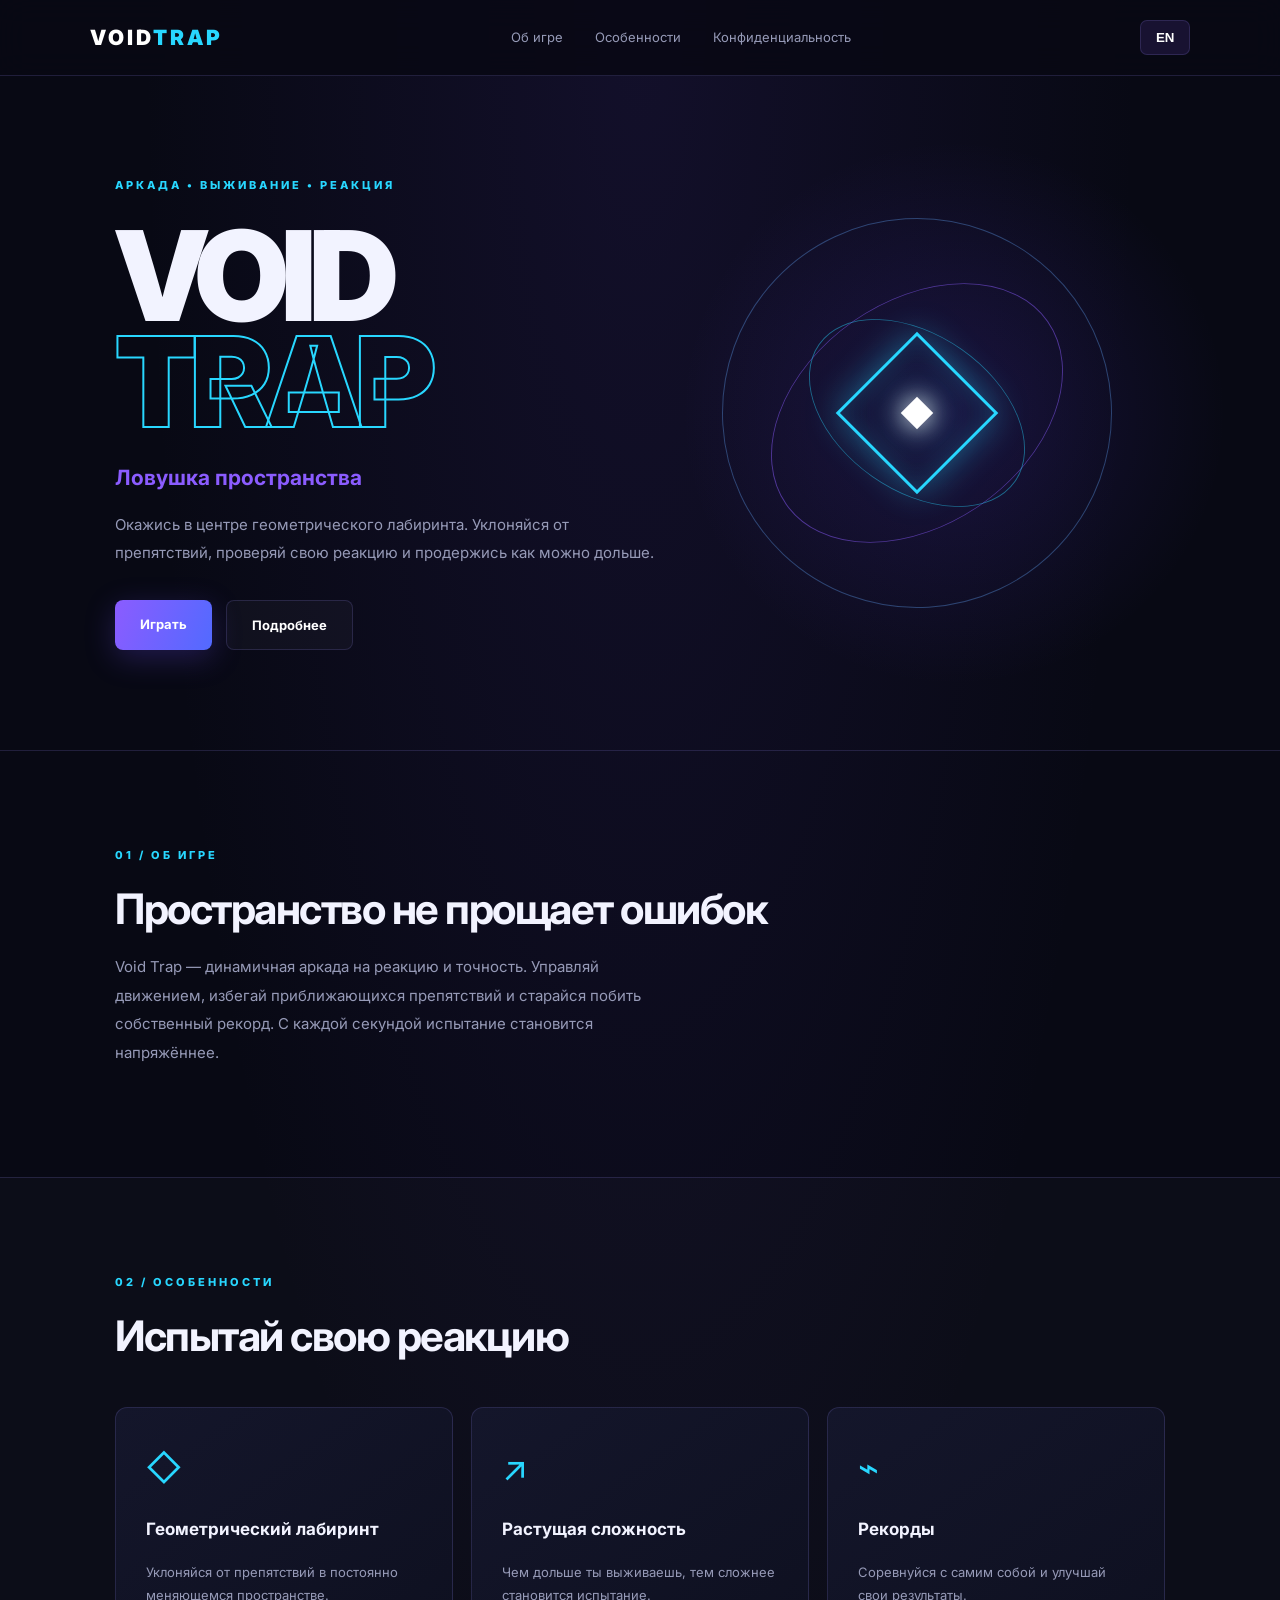
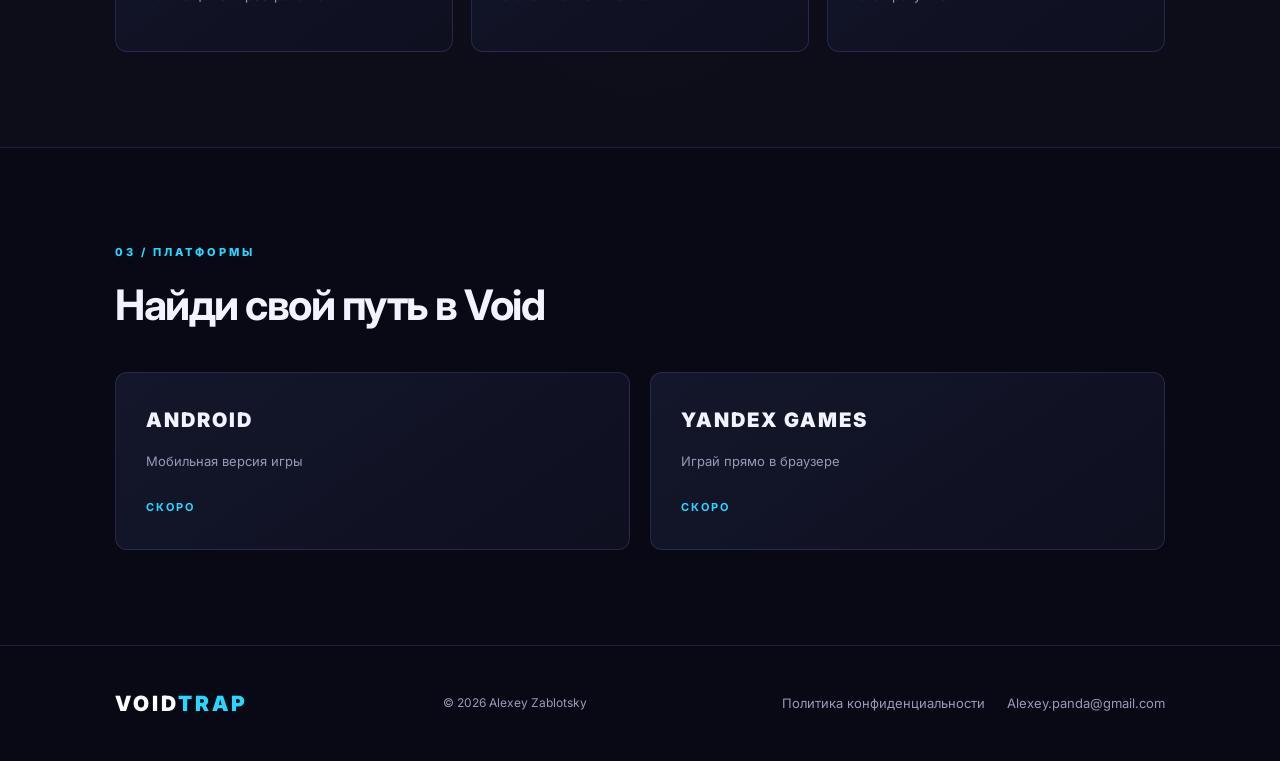
<file: index.html>
<!DOCTYPE html>
<html lang="ru">
<head>
  <meta charset="UTF-8">
  <meta name="viewport" content="width=device-width, initial-scale=1.0">
  <meta name="description" content="Void Trap — Ловушка пространства. Динамичная аркадная игра, где нужно выживать в постоянно меняющемся геометрическом лабиринте.">
  <meta name="theme-color" content="#080914">
  <title>Void Trap — Ловушка пространства</title>
  <link rel="stylesheet" href="style.css">
</head>
<body>
  <header class="header">
    <a class="logo" href="index.html">VOID<span>TRAP</span></a>
    <nav>
      <a href="#about" data-ru="Об игре" data-en="About">Об игре</a>
      <a href="#features" data-ru="Особенности" data-en="Features">Особенности</a>
      <a href="privacy.html" data-ru="Конфиденциальность" data-en="Privacy">Конфиденциальность</a>
    </nav>
    <button class="lang-button" id="languageButton">EN</button>
  </header>

  <main>
    <section class="hero">
      <div class="hero-glow"></div>
      <div class="hero-content">
        <div class="eyebrow" data-ru="АРКАДА • ВЫЖИВАНИЕ • РЕАКЦИЯ"
             data-en="ARCADE • SURVIVAL • REFLEX">АРКАДА • ВЫЖИВАНИЕ • РЕАКЦИЯ</div>
        <h1>VOID<br><span>TRAP</span></h1>
        <p class="subtitle"
           data-ru="Ловушка пространства"
           data-en="A trap beyond space">Ловушка пространства</p>
        <p class="hero-description"
           data-ru="Окажись в центре геометрического лабиринта. Уклоняйся от препятствий, проверяй свою реакцию и продержись как можно дольше."
           data-en="Enter the center of a geometric labyrinth. Dodge obstacles, test your reflexes and survive as long as you can.">
          Окажись в центре геометрического лабиринта. Уклоняйся от препятствий, проверяй свою реакцию и продержись как можно дольше.
        </p>
        <div class="hero-buttons">
          <a class="button button-primary" href="#platforms"
             data-ru="Играть" data-en="Play">Играть</a>
          <a class="button button-secondary" href="#about"
             data-ru="Подробнее" data-en="Learn more">Подробнее</a>
        </div>
      </div>
      <div class="hero-visual">
        <div class="orbit orbit-one"></div>
        <div class="orbit orbit-two"></div>
        <div class="orbit orbit-three"></div>
        <div class="core"></div>
        <div class="player-shape"></div>
      </div>
    </section>

    <section class="section" id="about">
      <div class="section-label" data-ru="01 / ОБ ИГРЕ" data-en="01 / ABOUT">01 / ОБ ИГРЕ</div>
      <h2 data-ru="Пространство не прощает ошибок"
          data-en="Space does not forgive mistakes">Пространство не прощает ошибок</h2>
      <p class="section-description"
         data-ru="Void Trap — динамичная аркада на реакцию и точность. Управляй движением, избегай приближающихся препятствий и старайся побить собственный рекорд. С каждой секундой испытание становится напряжённее."
         data-en="Void Trap is a fast-paced arcade game focused on reflexes and precision. Control your movement, avoid incoming obstacles and try to beat your high score. The challenge gets more intense with every second.">
        Void Trap — динамичная аркада на реакцию и точность. Управляй движением, избегай приближающихся препятствий и старайся побить собственный рекорд. С каждой секундой испытание становится напряжённее.
      </p>
    </section>

    <section class="section features-section" id="features">
      <div class="section-label" data-ru="02 / ОСОБЕННОСТИ" data-en="02 / FEATURES">02 / ОСОБЕННОСТИ</div>
      <h2 data-ru="Испытай свою реакцию" data-en="Test your reflexes">Испытай свою реакцию</h2>
      <div class="features-grid">
        <article class="feature-card">
          <div class="feature-icon">◇</div>
          <h3 data-ru="Геометрический лабиринт" data-en="Geometric labyrinth">Геометрический лабиринт</h3>
          <p data-ru="Уклоняйся от препятствий в постоянно меняющемся пространстве."
             data-en="Dodge obstacles in a constantly changing space.">Уклоняйся от препятствий в постоянно меняющемся пространстве.</p>
        </article>
        <article class="feature-card">
          <div class="feature-icon">↗</div>
          <h3 data-ru="Растущая сложность" data-en="Increasing difficulty">Растущая сложность</h3>
          <p data-ru="Чем дольше ты выживаешь, тем сложнее становится испытание."
             data-en="The longer you survive, the harder the challenge becomes.">Чем дольше ты выживаешь, тем сложнее становится испытание.</p>
        </article>
        <article class="feature-card">
          <div class="feature-icon">⌁</div>
          <h3 data-ru="Рекорды" data-en="High scores">Рекорды</h3>
          <p data-ru="Соревнуйся с самим собой и улучшай свои результаты."
             data-en="Compete against yourself and improve your results.">Соревнуйся с самим собой и улучшай свои результаты.</p>
        </article>
      </div>
    </section>

    <section class="platform-section" id="platforms">
      <div class="section-label" data-ru="03 / ПЛАТФОРМЫ" data-en="03 / PLATFORMS">03 / ПЛАТФОРМЫ</div>
      <h2 data-ru="Найди свой путь в Void" data-en="Find your way into the Void">Найди свой путь в Void</h2>
      <div class="platforms">
        <div class="platform-card">
          <div class="platform-name">ANDROID</div>
          <p data-ru="Мобильная версия игры" data-en="Mobile version">Мобильная версия игры</p>
          <span class="platform-status" data-ru="Скоро" data-en="Coming soon">Скоро</span>
        </div>
        <div class="platform-card">
          <div class="platform-name">YANDEX GAMES</div>
          <p data-ru="Играй прямо в браузере" data-en="Play directly in your browser">Играй прямо в браузере</p>
          <span class="platform-status" data-ru="Скоро" data-en="Coming soon">Скоро</span>
        </div>
      </div>
    </section>
  </main>

  <footer class="footer">
    <a class="logo" href="index.html">VOID<span>TRAP</span></a>
    <p>© 2026 Alexey Zablotsky</p>
    <div class="footer-links">
      <a href="privacy.html" data-ru="Политика конфиденциальности"
         data-en="Privacy Policy">Политика конфиденциальности</a>
      <a href="mailto:Alexey.panda@gmail.com">Alexey.panda@gmail.com</a>
    </div>
  </footer>

  <script>
    const languageButton = document.getElementById('languageButton');
    let currentLanguage = 'ru';

    languageButton.addEventListener('click', () => {
      currentLanguage = currentLanguage === 'ru' ? 'en' : 'ru';
      document.documentElement.lang = currentLanguage;

      document.querySelectorAll('[data-ru]').forEach(element => {
        element.textContent = element.dataset[currentLanguage];
      });

      languageButton.textContent = currentLanguage === 'ru' ? 'EN' : 'RU';
    });
  </script>
</body>
</html>
</file>
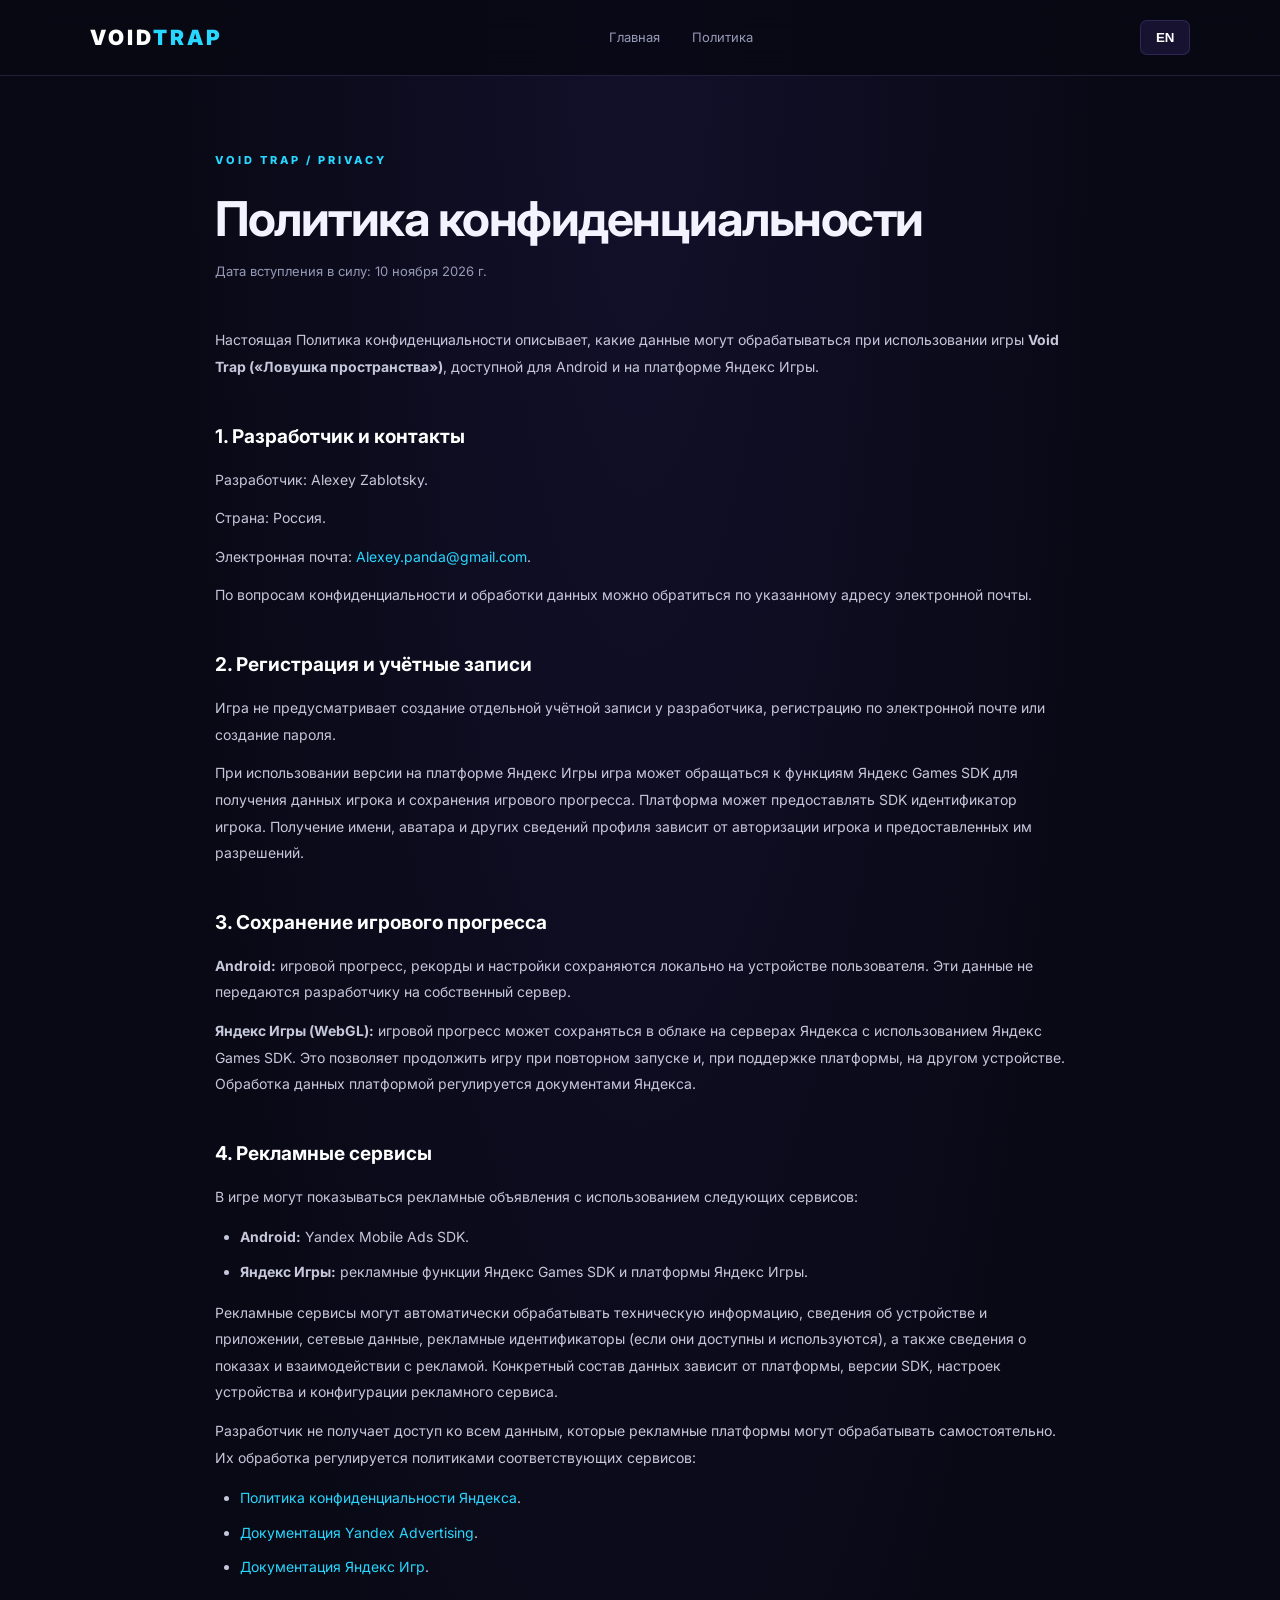
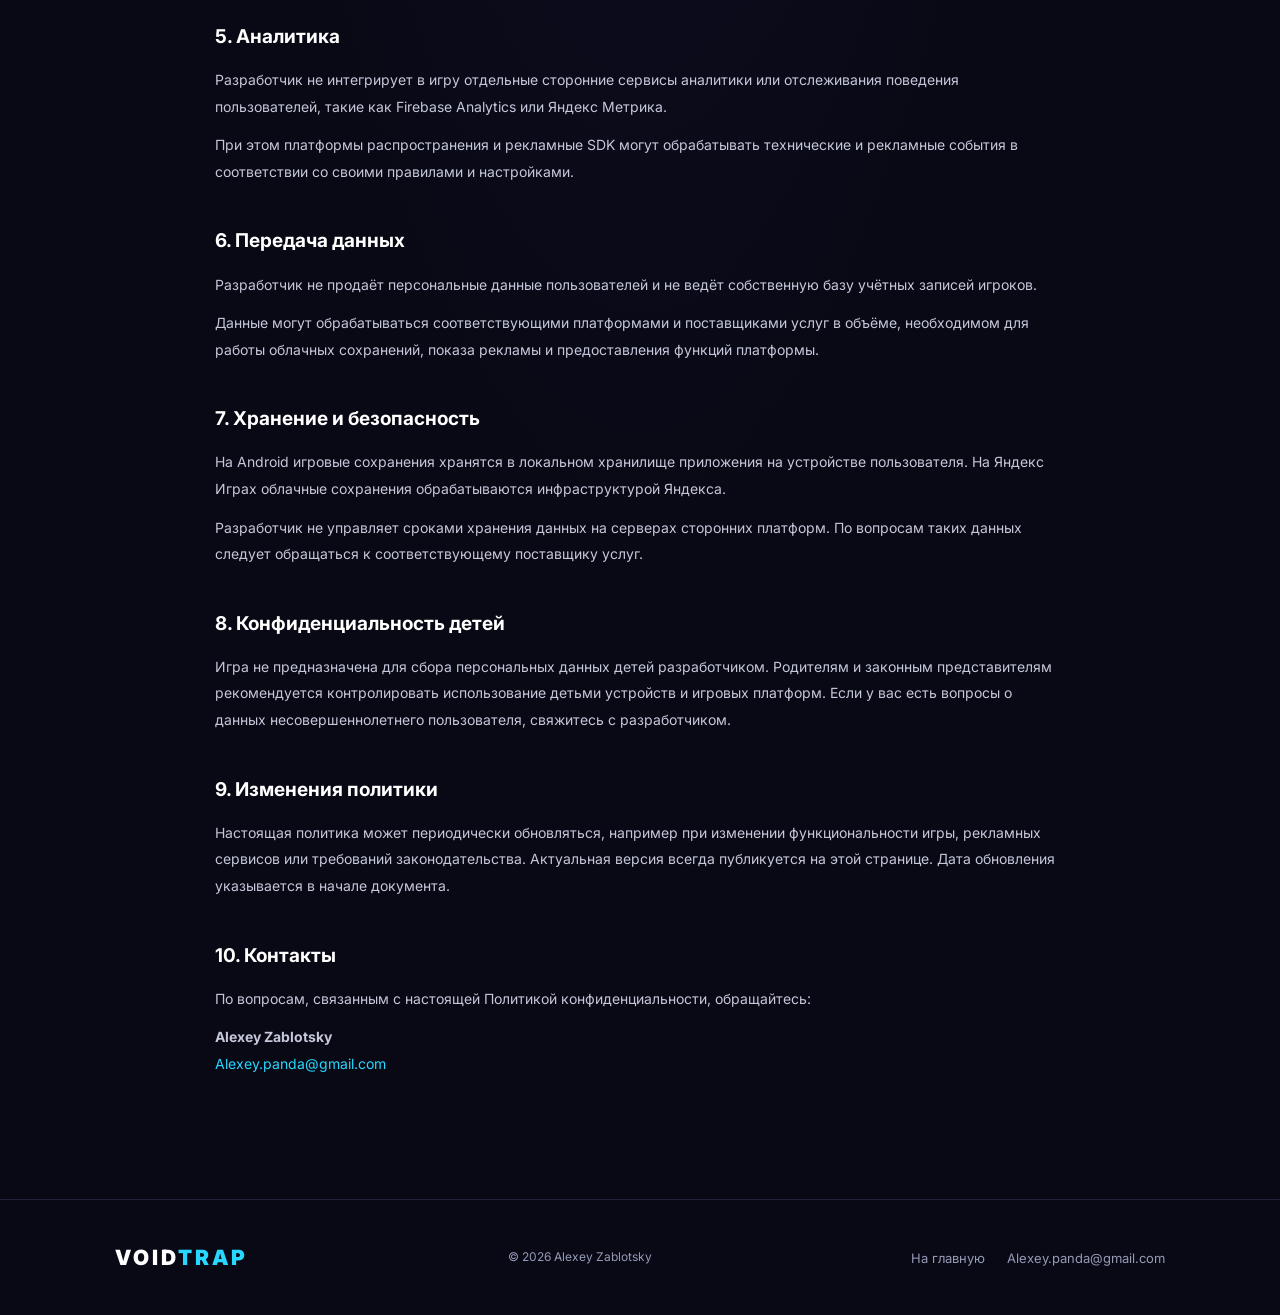
<file: privacy.html>
<!DOCTYPE html>
<html lang="ru">
<head>
  <meta charset="UTF-8">
  <meta name="viewport" content="width=device-width, initial-scale=1.0">
  <meta name="description" content="Политика конфиденциальности игры Void Trap — Ловушка пространства.">
  <meta name="theme-color" content="#080914">
  <title>Политика конфиденциальности — Void Trap</title>
  <link rel="stylesheet" href="style.css">
</head>
<body>
  <header class="header">
    <a class="logo" href="index.html">VOID<span>TRAP</span></a>
    <nav>
      <a href="index.html" data-ru="Главная" data-en="Home">Главная</a>
      <a href="#policy" data-ru="Политика" data-en="Privacy Policy">Политика</a>
    </nav>
    <button class="lang-button" id="languageButton">EN</button>
  </header>

  <main class="policy-page" id="policy">
    <div class="section-label">VOID TRAP / PRIVACY</div>
    <h1 data-ru="Политика конфиденциальности"
        data-en="Privacy Policy">Политика конфиденциальности</h1>
    <p class="updated" data-ru="Дата вступления в силу: 10 ноября 2026 г."
       data-en="Effective date: November 10, 2026">Дата вступления в силу: 10 ноября 2026 г.</p>

    <div class="policy-content" data-language="ru">
      <p>Настоящая Политика конфиденциальности описывает, какие данные могут обрабатываться при использовании игры <strong>Void Trap («Ловушка пространства»)</strong>, доступной для Android и на платформе Яндекс Игры.</p>

      <h2>1. Разработчик и контакты</h2>
      <p>Разработчик: Alexey Zablotsky.</p>
      <p>Страна: Россия.</p>
      <p>Электронная почта: <a href="mailto:Alexey.panda@gmail.com">Alexey.panda@gmail.com</a>.</p>
      <p>По вопросам конфиденциальности и обработки данных можно обратиться по указанному адресу электронной почты.</p>

      <h2>2. Регистрация и учётные записи</h2>
      <p>Игра не предусматривает создание отдельной учётной записи у разработчика, регистрацию по электронной почте или создание пароля.</p>
      <p>При использовании версии на платформе Яндекс Игры игра может обращаться к функциям Яндекс Games SDK для получения данных игрока и сохранения игрового прогресса. Платформа может предоставлять SDK идентификатор игрока. Получение имени, аватара и других сведений профиля зависит от авторизации игрока и предоставленных им разрешений.</p>

      <h2>3. Сохранение игрового прогресса</h2>
      <p><strong>Android:</strong> игровой прогресс, рекорды и настройки сохраняются локально на устройстве пользователя. Эти данные не передаются разработчику на собственный сервер.</p>
      <p><strong>Яндекс Игры (WebGL):</strong> игровой прогресс может сохраняться в облаке на серверах Яндекса с использованием Яндекс Games SDK. Это позволяет продолжить игру при повторном запуске и, при поддержке платформы, на другом устройстве. Обработка данных платформой регулируется документами Яндекса.</p>

      <h2>4. Рекламные сервисы</h2>
      <p>В игре могут показываться рекламные объявления с использованием следующих сервисов:</p>
      <ul>
        <li><strong>Android:</strong> Yandex Mobile Ads SDK.</li>
        <li><strong>Яндекс Игры:</strong> рекламные функции Яндекс Games SDK и платформы Яндекс Игры.</li>
      </ul>
      <p>Рекламные сервисы могут автоматически обрабатывать техническую информацию, сведения об устройстве и приложении, сетевые данные, рекламные идентификаторы (если они доступны и используются), а также сведения о показах и взаимодействии с рекламой. Конкретный состав данных зависит от платформы, версии SDK, настроек устройства и конфигурации рекламного сервиса.</p>
      <p>Разработчик не получает доступ ко всем данным, которые рекламные платформы могут обрабатывать самостоятельно. Их обработка регулируется политиками соответствующих сервисов:</p>
      <ul>
        <li><a href="https://yandex.com/legal/confidential/" target="_blank" rel="noopener noreferrer">Политика конфиденциальности Яндекса</a>.</li>
        <li><a href="https://ads.yandex.com/helpcenter/" target="_blank" rel="noopener noreferrer">Документация Yandex Advertising</a>.</li>
        <li><a href="https://yandex.ru/dev/games/doc/ru/" target="_blank" rel="noopener noreferrer">Документация Яндекс Игр</a>.</li>
      </ul>

      <h2>5. Аналитика</h2>
      <p>Разработчик не интегрирует в игру отдельные сторонние сервисы аналитики или отслеживания поведения пользователей, такие как Firebase Analytics или Яндекс Метрика.</p>
      <p>При этом платформы распространения и рекламные SDK могут обрабатывать технические и рекламные события в соответствии со своими правилами и настройками.</p>

      <h2>6. Передача данных</h2>
      <p>Разработчик не продаёт персональные данные пользователей и не ведёт собственную базу учётных записей игроков.</p>
      <p>Данные могут обрабатываться соответствующими платформами и поставщиками услуг в объёме, необходимом для работы облачных сохранений, показа рекламы и предоставления функций платформы.</p>

      <h2>7. Хранение и безопасность</h2>
      <p>На Android игровые сохранения хранятся в локальном хранилище приложения на устройстве пользователя. На Яндекс Играх облачные сохранения обрабатываются инфраструктурой Яндекса.</p>
      <p>Разработчик не управляет сроками хранения данных на серверах сторонних платформ. По вопросам таких данных следует обращаться к соответствующему поставщику услуг.</p>

      <h2>8. Конфиденциальность детей</h2>
      <p>Игра не предназначена для сбора персональных данных детей разработчиком. Родителям и законным представителям рекомендуется контролировать использование детьми устройств и игровых платформ. Если у вас есть вопросы о данных несовершеннолетнего пользователя, свяжитесь с разработчиком.</p>

      <h2>9. Изменения политики</h2>
      <p>Настоящая политика может периодически обновляться, например при изменении функциональности игры, рекламных сервисов или требований законодательства. Актуальная версия всегда публикуется на этой странице. Дата обновления указывается в начале документа.</p>

      <h2>10. Контакты</h2>
      <p>По вопросам, связанным с настоящей Политикой конфиденциальности, обращайтесь:</p>
      <p><strong>Alexey Zablotsky</strong><br>
      <a href="mailto:Alexey.panda@gmail.com">Alexey.panda@gmail.com</a></p>
    </div>

    <div class="policy-content" data-language="en" hidden>
      <p>This Privacy Policy explains what information may be processed when you use <strong>Void Trap</strong>, a game available for Android and on the Yandex Games platform.</p>

      <h2>1. Developer and contact information</h2>
      <p>Developer: Alexey Zablotsky.</p>
      <p>Country: Russia.</p>
      <p>Email: <a href="mailto:Alexey.panda@gmail.com">Alexey.panda@gmail.com</a>.</p>
      <p>You can contact the developer at this email address with questions about privacy and data processing.</p>

      <h2>2. Registration and accounts</h2>
      <p>The game does not require users to create a separate account with the developer, register using an email address, or create a password.</p>
      <p>When using the Yandex Games version, the game may use Yandex Games SDK features to access player data and save game progress. The platform may provide the SDK with a player identifier. Access to a player's name, avatar, and other profile information depends on the player's authorization and permissions.</p>

      <h2>3. Game progress and storage</h2>
      <p><strong>Android:</strong> game progress, high scores, and settings are stored locally on the user's device. These data are not sent to a server operated by the developer.</p>
      <p><strong>Yandex Games (WebGL):</strong> game progress may be stored in the cloud on Yandex servers using the Yandex Games SDK. This allows players to continue playing after restarting the game and, where supported by the platform, on another device. Data processing by the platform is governed by Yandex's applicable documents.</p>

      <h2>4. Advertising services</h2>
      <p>The game may display advertisements using the following services:</p>
      <ul>
        <li><strong>Android:</strong> Yandex Mobile Ads SDK.</li>
        <li><strong>Yandex Games:</strong> advertising features of the Yandex Games SDK and platform.</li>
      </ul>
      <p>Advertising services may automatically process technical information, device and app information, network data, advertising identifiers (where available and used), and information about ad impressions and interactions. The exact data processed depends on the platform, SDK version, device settings, and advertising service configuration.</p>
      <p>The developer does not have access to all information that advertising platforms may process independently. Such processing is governed by the relevant service policies:</p>
      <ul>
        <li><a href="https://yandex.com/legal/confidential/" target="_blank" rel="noopener noreferrer">Yandex Privacy Policy</a>.</li>
        <li><a href="https://ads.yandex.com/helpcenter/" target="_blank" rel="noopener noreferrer">Yandex Advertising documentation</a>.</li>
        <li><a href="https://yandex.com/dev/games/doc/en/" target="_blank" rel="noopener noreferrer">Yandex Games documentation</a>.</li>
      </ul>

      <h2>5. Analytics</h2>
      <p>The developer does not integrate separate third-party analytics or user behavior tracking services such as Firebase Analytics or Yandex Metrica into the game.</p>
      <p>However, distribution platforms and advertising SDKs may process technical and advertising events in accordance with their own policies and settings.</p>

      <h2>6. Data sharing</h2>
      <p>The developer does not sell users' personal data and does not maintain its own database of player accounts.</p>
      <p>Data may be processed by the relevant platforms and service providers to the extent necessary to provide cloud saves, display advertisements, and enable platform features.</p>

      <h2>7. Data storage and security</h2>
      <p>On Android, game saves are stored in the application's local storage on the user's device. On Yandex Games, cloud saves are handled by Yandex infrastructure.</p>
      <p>The developer does not control the retention periods of data stored on third-party platform servers. Please contact the relevant service provider regarding such data.</p>

      <h2>8. Children's privacy</h2>
      <p>The game is not designed for the developer to collect children's personal data. Parents and legal guardians are encouraged to supervise children's use of devices and gaming platforms. If you have questions about a minor user's data, please contact the developer.</p>

      <h2>9. Changes to this policy</h2>
      <p>This policy may be updated from time to time, for example, when game features, advertising services, or applicable legal requirements change. The latest version will always be published on this page. The update date is shown at the beginning of the document.</p>

      <h2>10. Contact</h2>
      <p>For questions about this Privacy Policy, contact:</p>
      <p><strong>Alexey Zablotsky</strong><br>
      <a href="mailto:Alexey.panda@gmail.com">Alexey.panda@gmail.com</a></p>
    </div>
  </main>

  <footer class="footer">
    <a class="logo" href="index.html">VOID<span>TRAP</span></a>
    <p>© 2026 Alexey Zablotsky</p>
    <div class="footer-links">
      <a href="index.html" data-ru="На главную" data-en="Home">На главную</a>
      <a href="mailto:Alexey.panda@gmail.com">Alexey.panda@gmail.com</a>
    </div>
  </footer>

  <script>
    const languageButton = document.getElementById('languageButton');
    let currentLanguage = 'ru';

    languageButton.addEventListener('click', () => {
      currentLanguage = currentLanguage === 'ru' ? 'en' : 'ru';
      document.documentElement.lang = currentLanguage;

      document.querySelectorAll('[data-ru]').forEach(element => {
        element.textContent = element.dataset[currentLanguage];
      });

      document.querySelectorAll('.policy-content').forEach(element => {
        element.hidden = element.dataset.language !== currentLanguage;
      });

      languageButton.textContent = currentLanguage === 'ru' ? 'EN' : 'RU';
    });
  </script>
</body>
</html>
</file>
<file: style.css>
@import url('https://fonts.googleapis.com/css2?family=Inter:wght@400;500;600;700;800;900&display=swap');

:root {
  --bg: #080914;
  --bg-card: #111326;
  --text: #f2f3ff;
  --muted: #969ab7;
  --accent: #8b5cff;
  --accent-blue: #28d7ff;
  --border: rgba(155, 140, 255, 0.17);
}

* {
  box-sizing: border-box;
}

html {
  scroll-behavior: smooth;
}

body {
  margin: 0;
  background:
    radial-gradient(ellipse at 50% 0%, rgba(75, 50, 160, 0.16), transparent 55%),
    var(--bg);
  color: var(--text);
  font-family: 'Inter', Arial, sans-serif;
  line-height: 1.7;
}

a {
  color: var(--accent-blue);
  text-decoration: none;
}

a:hover {
  color: #a7edff;
}

.header {
  height: 76px;
  padding: 0 7%;
  display: flex;
  align-items: center;
  justify-content: space-between;
  border-bottom: 1px solid var(--border);
  background: rgba(8, 9, 20, 0.88);
  backdrop-filter: blur(15px);
  position: sticky;
  top: 0;
  z-index: 10;
}

.logo {
  color: white;
  font-size: 21px;
  font-weight: 900;
  letter-spacing: 3px;
}

.logo span {
  color: var(--accent-blue);
}

.header nav {
  display: flex;
  gap: 32px;
}

.header nav a,
.footer-links a {
  color: var(--muted);
  font-size: 13px;
  transition: color 0.2s;
}

.header nav a:hover,
.footer-links a:hover {
  color: white;
}

.lang-button {
  color: white;
  background: rgba(139, 92, 255, 0.13);
  border: 1px solid var(--border);
  padding: 9px 15px;
  border-radius: 7px;
  cursor: pointer;
  font-weight: 700;
}

.hero {
  min-height: 650px;
  padding: 100px 9%;
  display: flex;
  align-items: center;
  justify-content: space-between;
  position: relative;
  overflow: hidden;
}

.hero-content {
  max-width: 550px;
  position: relative;
  z-index: 2;
}

.eyebrow,
.section-label {
  color: var(--accent-blue);
  font-size: 11px;
  font-weight: 800;
  letter-spacing: 3px;
}

.hero h1 {
  font-size: clamp(70px, 10vw, 125px);
  line-height: 0.85;
  letter-spacing: -7px;
  margin: 28px 0 15px;
  font-weight: 900;
}

.hero h1 span {
  color: transparent;
  -webkit-text-stroke: 2px var(--accent-blue);
}

.subtitle {
  font-size: 21px;
  color: var(--accent);
  font-weight: 700;
  margin: 25px 0 10px;
}

.hero-description,
.section-description {
  color: var(--muted);
  max-width: 550px;
  font-size: 15px;
  line-height: 1.9;
}

.hero-buttons {
  display: flex;
  gap: 14px;
  margin-top: 32px;
}

.button {
  padding: 13px 25px;
  border-radius: 8px;
  font-size: 13px;
  font-weight: 700;
  transition: transform 0.2s, box-shadow 0.2s;
}

.button:hover {
  transform: translateY(-3px);
}

.button-primary {
  background: linear-gradient(110deg, var(--accent), #526aff);
  color: white;
  box-shadow: 0 8px 30px rgba(110, 80, 255, 0.25);
}

.button-secondary {
  color: white;
  border: 1px solid var(--border);
  background: rgba(255,255,255,0.03);
}

.hero-visual {
  width: 390px;
  height: 390px;
  position: relative;
  margin-right: 5%;
  flex-shrink: 0;
}

.hero-glow {
  position: absolute;
  width: 550px;
  height: 550px;
  right: 4%;
  top: 50%;
  transform: translateY(-50%);
  background: radial-gradient(circle, rgba(100, 65, 255, 0.16), transparent 70%);
  pointer-events: none;
}

.orbit {
  position: absolute;
  border: 1px solid rgba(100, 170, 255, 0.35);
  border-radius: 50%;
  inset: 0;
  transform: rotate(-25deg);
}

.orbit-two {
  inset: 35px;
  transform: rotate(55deg) scaleX(0.7);
  border-color: rgba(139, 92, 255, 0.5);
}

.orbit-three {
  inset: 75px;
  transform: rotate(-55deg) scaleX(0.65);
  border-color: rgba(40, 215, 255, 0.45);
}

.core {
  position: absolute;
  width: 115px;
  height: 115px;
  left: 50%;
  top: 50%;
  transform: translate(-50%, -50%) rotate(45deg);
  border: 3px solid var(--accent-blue);
  box-shadow: 0 0 35px rgba(40, 215, 255, 0.4),
              inset 0 0 25px rgba(40, 215, 255, 0.2);
}

.player-shape {
  position: absolute;
  width: 23px;
  height: 23px;
  left: 50%;
  top: 50%;
  transform: translate(-50%, -50%) rotate(45deg);
  background: white;
  box-shadow: 0 0 25px white, 0 0 55px var(--accent-blue);
}

.section,
.platform-section {
  padding: 95px 9%;
  border-top: 1px solid var(--border);
}

.section h2,
.platform-section h2 {
  font-size: clamp(28px, 4vw, 42px);
  line-height: 1.25;
  margin: 18px 0;
  letter-spacing: -1.5px;
}

.features-section {
  background: rgba(255,255,255,0.015);
}

.features-grid {
  display: grid;
  grid-template-columns: repeat(3, 1fr);
  gap: 18px;
  margin-top: 45px;
}

.feature-card,
.platform-card {
  padding: 30px;
  background: linear-gradient(145deg, #14162b, #0e1020);
  border: 1px solid var(--border);
  border-radius: 12px;
}

.feature-icon {
  color: var(--accent-blue);
  font-size: 35px;
  margin-bottom: 15px;
}

.feature-card h3 {
  font-size: 17px;
}

.feature-card p,
.platform-card p {
  color: var(--muted);
  font-size: 13px;
  line-height: 1.8;
}

.platforms {
  display: grid;
  grid-template-columns: 1fr 1fr;
  gap: 20px;
  margin-top: 40px;
}

.platform-name {
  font-weight: 900;
  font-size: 20px;
  letter-spacing: 2px;
}

.platform-status {
  display: inline-block;
  color: var(--accent-blue);
  font-size: 11px;
  font-weight: 700;
  margin-top: 12px;
  text-transform: uppercase;
  letter-spacing: 2px;
}

.footer {
  padding: 35px 9%;
  border-top: 1px solid var(--border);
  display: flex;
  justify-content: space-between;
  align-items: center;
  flex-wrap: wrap;
  gap: 20px;
}

.footer p {
  color: var(--muted);
  font-size: 12px;
}

.footer-links {
  display: flex;
  gap: 22px;
  flex-wrap: wrap;
}

.policy-page {
  max-width: 900px;
  margin: 0 auto;
  padding: 75px 25px 110px;
}

.policy-page > h1 {
  font-size: clamp(30px, 5vw, 48px);
  line-height: 1.2;
  margin: 20px 0 12px;
  letter-spacing: -1.5px;
}

.updated {
  color: var(--muted);
  font-size: 13px;
  margin-bottom: 45px;
}

.policy-content {
  color: #c5c7da;
  font-size: 14px;
  line-height: 1.9;
}

.policy-content h2 {
  color: white;
  font-size: 19px;
  margin: 38px 0 12px;
}

.policy-content p {
  margin: 12px 0;
}

.policy-content ul {
  padding-left: 25px;
}

.policy-content li {
  margin: 8px 0;
}

.policy-content a {
  overflow-wrap: anywhere;
}

@media (max-width: 800px) {
  .hero {
    padding: 80px 7%;
    min-height: auto;
  }

  .hero-visual {
    width: 250px;
    height: 250px;
    margin-right: 0;
  }

  .hero h1 {
    font-size: 75px;
  }

  .features-grid {
    grid-template-columns: 1fr;
  }
}

@media (max-width: 600px) {
  .header {
    height: 65px;
    padding: 0 5%;
  }

  .header nav {
    gap: 12px;
  }

  .header nav a {
    font-size: 11px;
  }

  .header nav a:nth-child(2) {
    display: none;
  }

  .logo {
    font-size: 17px;
  }

  .hero {
    display: block;
    padding: 75px 7% 55px;
  }

  .hero h1 {
    font-size: 82px;
  }

  .hero-visual {
    width: 230px;
    height: 230px;
    margin: 65px auto 0;
  }

  .section,
  .platform-section {
    padding: 65px 7%;
  }

  .platforms {
    grid-template-columns: 1fr;
  }

  .footer {
    padding: 30px 7%;
    flex-direction: column;
    align-items: flex-start;
  }

  .policy-page {
    padding: 55px 7% 80px;
  }
}
</file>
